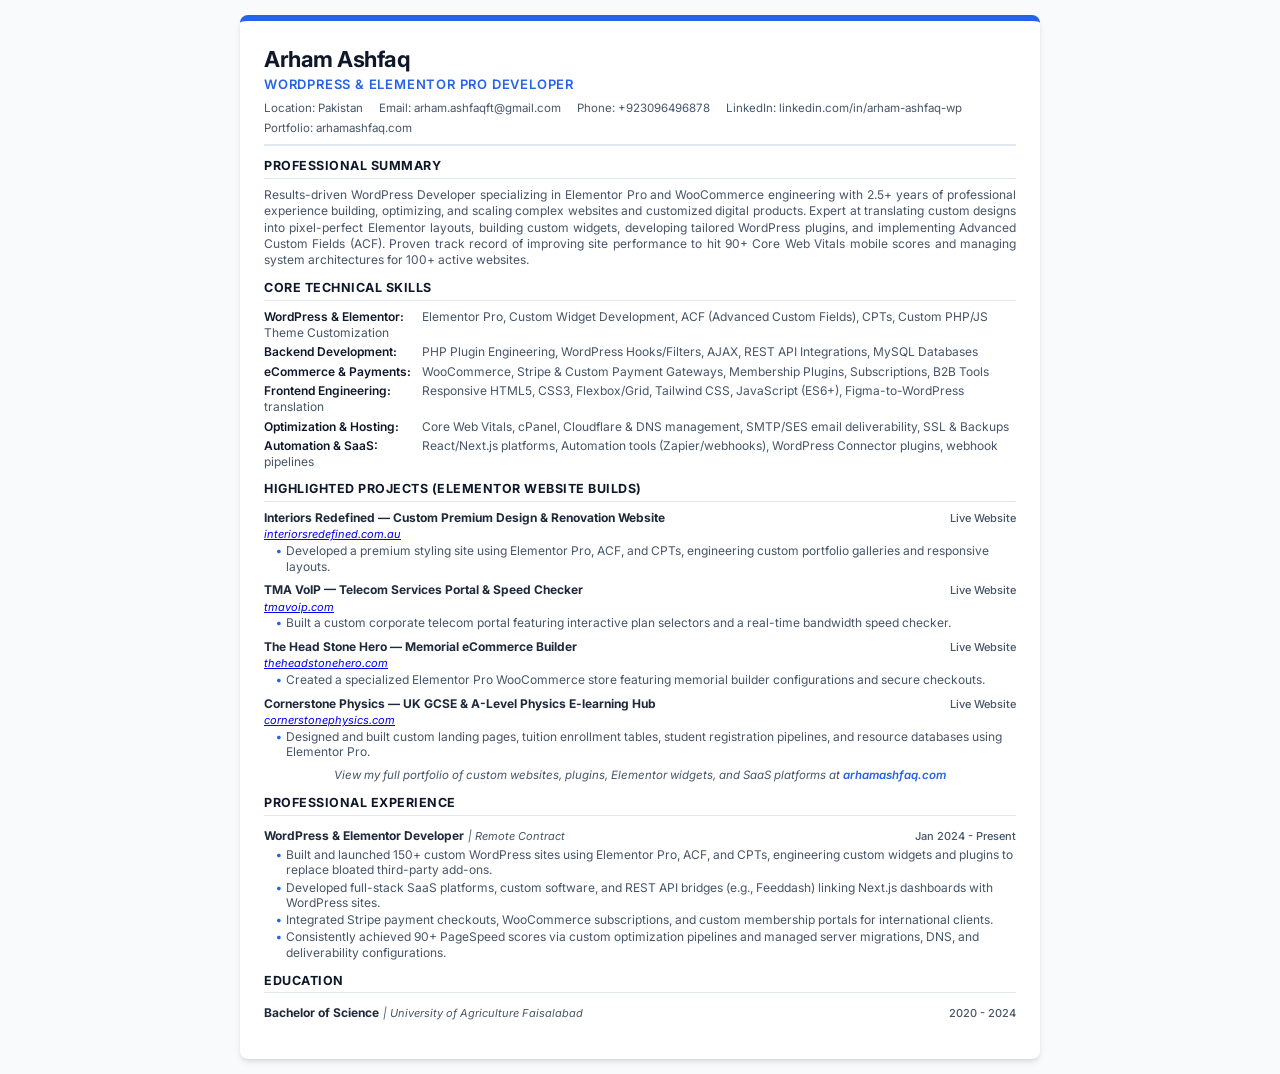
<file: arham_resume.html>
<!DOCTYPE html>
<html lang="en">
<head>
    <meta charset="UTF-8">
    <meta name="viewport" content="width=device-width, initial-scale=1.0">
    <title>Arham Ashfaq - Resume</title>
    <style>
        @import url('https://fonts.googleapis.com/css2?family=Inter:wght@300;400;500;600;700&display=swap');
        
        :root {
            --primary: #0f172a;
            --secondary: #2563eb;
            --text-dark: #1e293b;
            --text-light: #475569;
            --bg-light: #f8fafc;
            --border: #e2e8f0;
        }

        * {
            box-sizing: border-box;
            margin: 0;
            padding: 0;
        }

        body {
            font-family: 'Inter', sans-serif;
            color: var(--text-dark);
            line-height: 1.35;
            background-color: var(--bg-light);
            padding: 15px 5px;
        }

        .resume-container {
            max-width: 800px;
            margin: 0 auto;
            background: #fff;
            padding: 24px;
            box-shadow: 0 4px 6px -1px rgb(0 0 0 / 0.1), 0 2px 4px -2px rgb(0 0 0 / 0.1);
            border-radius: 8px;
            border-top: 6px solid var(--secondary);
        }

        header {
            border-bottom: 2px solid var(--border);
            padding-bottom: 8px;
            margin-bottom: 12px;
        }

        .header-main {
            display: flex;
            justify-content: space-between;
            align-items: flex-start;
        }

        h1 {
            font-size: 22px;
            font-weight: 700;
            color: var(--primary);
            letter-spacing: -0.5px;
        }

        .title {
            font-size: 13px;
            font-weight: 600;
            color: var(--secondary);
            text-transform: uppercase;
            letter-spacing: 0.8px;
            margin-top: 1px;
        }

        .contact-info {
            font-size: 11.5px;
            color: var(--text-light);
            margin-top: 8px;
            display: flex;
            flex-wrap: wrap;
            gap: 4px 16px;
        }

        .contact-info a {
            color: var(--text-light);
            text-decoration: none;
            border-bottom: 1px solid transparent;
        }

        .contact-info a:hover {
            color: var(--secondary);
            border-color: var(--secondary);
        }

        section {
            margin-bottom: 12px;
        }

        h2 {
            font-size: 12.5px;
            font-weight: 700;
            color: var(--primary);
            text-transform: uppercase;
            letter-spacing: 0.5px;
            border-bottom: 1px solid var(--border);
            padding-bottom: 3px;
            margin-bottom: 8px;
        }

        .summary {
            font-size: 12px;
            color: var(--text-light);
            text-align: justify;
            line-height: 1.35;
        }

        .skills-list {
            display: flex;
            flex-direction: column;
            gap: 4px;
        }

        .skill-category {
            font-size: 12px;
            color: var(--text-light);
            line-height: 1.3;
        }

        .skill-category strong {
            color: var(--primary);
            font-weight: 600;
            display: inline-block;
            width: 155px;
        }

        .job, .project {
            margin-bottom: 8px;
        }

        .project + .project {
            margin-top: 8px;
        }

        .job:last-child, .project:last-child {
            margin-bottom: 0;
        }

        .job-header, .project-header {
            display: flex;
            justify-content: space-between;
            align-items: baseline;
            margin-bottom: 1px;
        }

        .job-title, .project-title {
            font-size: 12px;
            font-weight: 700;
            color: var(--text-dark);
        }

        .job-company, .project-tagline {
            font-style: italic;
            color: var(--text-light);
            font-size: 11px;
        }

        .job-date, .project-date {
            font-size: 11px;
            color: var(--text-light);
            font-weight: 500;
        }

        ul.bullets {
            list-style-type: none;
            padding-left: 12px;
            margin-top: 1px;
        }

        ul.bullets li {
            font-size: 12px;
            color: var(--text-light);
            position: relative;
            margin-bottom: 1.5px;
            padding-left: 10px;
            line-height: 1.3;
        }

        ul.bullets li::before {
            content: "•";
            color: var(--secondary);
            position: absolute;
            left: 0;
            font-weight: bold;
        }

        /* Print styling to generate perfect PDF */
        @media print {
            @page {
                size: letter;
                margin: 0.3in 0.35in;
            }
            body {
                background-color: #fff;
                padding: 0;
                color: #000;
            }
            .resume-container {
                width: 100%;
                max-width: 100%;
                box-shadow: none;
                padding: 0;
                border-top: none;
                border-radius: 0;
            }
            .contact-info a {
                border: none;
                text-decoration: none;
                color: var(--text-dark);
            }
        }
    </style>
</head>
<body>

<div class="resume-container">
    <header>
        <div class="header-main">
            <div>
                <h1>Arham Ashfaq</h1>
                <div class="title">WordPress & Elementor Pro Developer</div>
            </div>
        </div>
        <div class="contact-info">
            <span>Location: Pakistan</span>
            <span>Email: <a href="mailto:arham.ashfaqft@gmail.com">arham.ashfaqft@gmail.com</a></span>
            <span>Phone: +923096496878</span>
            <span>LinkedIn: <a href="https://www.linkedin.com/in/arham-ashfaq-wp" target="_blank">linkedin.com/in/arham-ashfaq-wp</a></span>
            <span>Portfolio: <a href="https://www.arhamashfaq.com/" target="_blank">arhamashfaq.com</a></span>
        </div>
    </header>

    <section>
        <h2>Professional Summary</h2>
        <p class="summary">
            Results-driven WordPress Developer specializing in Elementor Pro and WooCommerce engineering with 2.5+ years of professional experience building, optimizing, and scaling complex websites and customized digital products. Expert at translating custom designs into pixel-perfect Elementor layouts, building custom widgets, developing tailored WordPress plugins, and implementing Advanced Custom Fields (ACF). Proven track record of improving site performance to hit 90+ Core Web Vitals mobile scores and managing system architectures for 100+ active websites.
        </p>
    </section>

    <section>
        <h2>Core Technical Skills</h2>
        <div class="skills-list">
            <div class="skill-category"><strong>WordPress & Elementor:</strong> Elementor Pro, Custom Widget Development, ACF (Advanced Custom Fields), CPTs, Custom PHP/JS Theme Customization</div>
            <div class="skill-category"><strong>Backend Development:</strong> PHP Plugin Engineering, WordPress Hooks/Filters, AJAX, REST API Integrations, MySQL Databases</div>
            <div class="skill-category"><strong>eCommerce & Payments:</strong> WooCommerce, Stripe & Custom Payment Gateways, Membership Plugins, Subscriptions, B2B Tools</div>
            <div class="skill-category"><strong>Frontend Engineering:</strong> Responsive HTML5, CSS3, Flexbox/Grid, Tailwind CSS, JavaScript (ES6+), Figma-to-WordPress translation</div>
            <div class="skill-category"><strong>Optimization & Hosting:</strong> Core Web Vitals, cPanel, Cloudflare & DNS management, SMTP/SES email deliverability, SSL & Backups</div>
            <div class="skill-category"><strong>Automation & SaaS:</strong> React/Next.js platforms, Automation tools (Zapier/webhooks), WordPress Connector plugins, webhook pipelines</div>
        </div>
    </section>

    <section>
        <h2>Highlighted Projects (Elementor Website Builds)</h2>
        
        <div class="project">
            <div class="project-header">
                <div class="project-title">Interiors Redefined — Custom Premium Design & Renovation Website</div>
                <div class="project-date">Live Website</div>
            </div>
            <div class="project-tagline"><a href="https://interiorsredefined.com.au/" target="_blank">interiorsredefined.com.au</a></div>
            <ul class="bullets">
                <li>Developed a premium styling site using Elementor Pro, ACF, and CPTs, engineering custom portfolio galleries and responsive layouts.</li>
            </ul>
        </div>

        <div class="project">
            <div class="project-header">
                <div class="project-title">TMA VoIP — Telecom Services Portal & Speed Checker</div>
                <div class="project-date">Live Website</div>
            </div>
            <div class="project-tagline"><a href="https://tmavoip.com/" target="_blank">tmavoip.com</a></div>
            <ul class="bullets">
                <li>Built a custom corporate telecom portal featuring interactive plan selectors and a real-time bandwidth speed checker.</li>
            </ul>
        </div>

        <div class="project">
            <div class="project-header">
                <div class="project-title">The Head Stone Hero — Memorial eCommerce Builder</div>
                <div class="project-date">Live Website</div>
            </div>
            <div class="project-tagline"><a href="https://theheadstonehero.com/" target="_blank">theheadstonehero.com</a></div>
            <ul class="bullets">
                <li>Created a specialized Elementor Pro WooCommerce store featuring memorial builder configurations and secure checkouts.</li>
            </ul>
        </div>

        <div class="project">
            <div class="project-header">
                <div class="project-title">Cornerstone Physics — UK GCSE & A-Level Physics E-learning Hub</div>
                <div class="project-date">Live Website</div>
            </div>
            <div class="project-tagline"><a href="https://cornerstonephysics.com/" target="_blank">cornerstonephysics.com</a></div>
            <ul class="bullets">
                <li>Designed and built custom landing pages, tuition enrollment tables, student registration pipelines, and resource databases using Elementor Pro.</li>
            </ul>
        </div>

        <div style="margin-top: 6px; font-size: 11.5px; color: var(--text-light); font-style: italic; text-align: center;">
            View my full portfolio of custom websites, plugins, Elementor widgets, and SaaS platforms at <a href="https://www.arhamashfaq.com/" target="_blank" style="color: var(--secondary); text-decoration: none; font-weight: 600;">arhamashfaq.com</a>
        </div>
    </section>

    <section>
        <h2>Professional Experience</h2>
        
        <div class="job">
            <div class="job-header">
                <div>
                    <span class="job-title">WordPress & Elementor Developer</span> 
                    <span class="job-company">| Remote Contract</span>
                </div>
                <div class="job-date">Jan 2024 - Present</div>
            </div>
            <ul class="bullets">
                <li>Built and launched 150+ custom WordPress sites using Elementor Pro, ACF, and CPTs, engineering custom widgets and plugins to replace bloated third-party add-ons.</li>
                <li>Developed full-stack SaaS platforms, custom software, and REST API bridges (e.g., Feeddash) linking Next.js dashboards with WordPress sites.</li>
                <li>Integrated Stripe payment checkouts, WooCommerce subscriptions, and custom membership portals for international clients.</li>
                <li>Consistently achieved 90+ PageSpeed scores via custom optimization pipelines and managed server migrations, DNS, and deliverability configurations.</li>
            </ul>
        </div>
    </section>

    <section>
        <h2>Education</h2>
        <div class="job-header">
            <div>
                <span class="job-title">Bachelor of Science</span>
                <span class="job-company">| University of Agriculture Faisalabad</span>
            </div>
            <div class="job-date">2020 - 2024</div>
        </div>
    </section>
</div>

</body>
</html>
</file>
